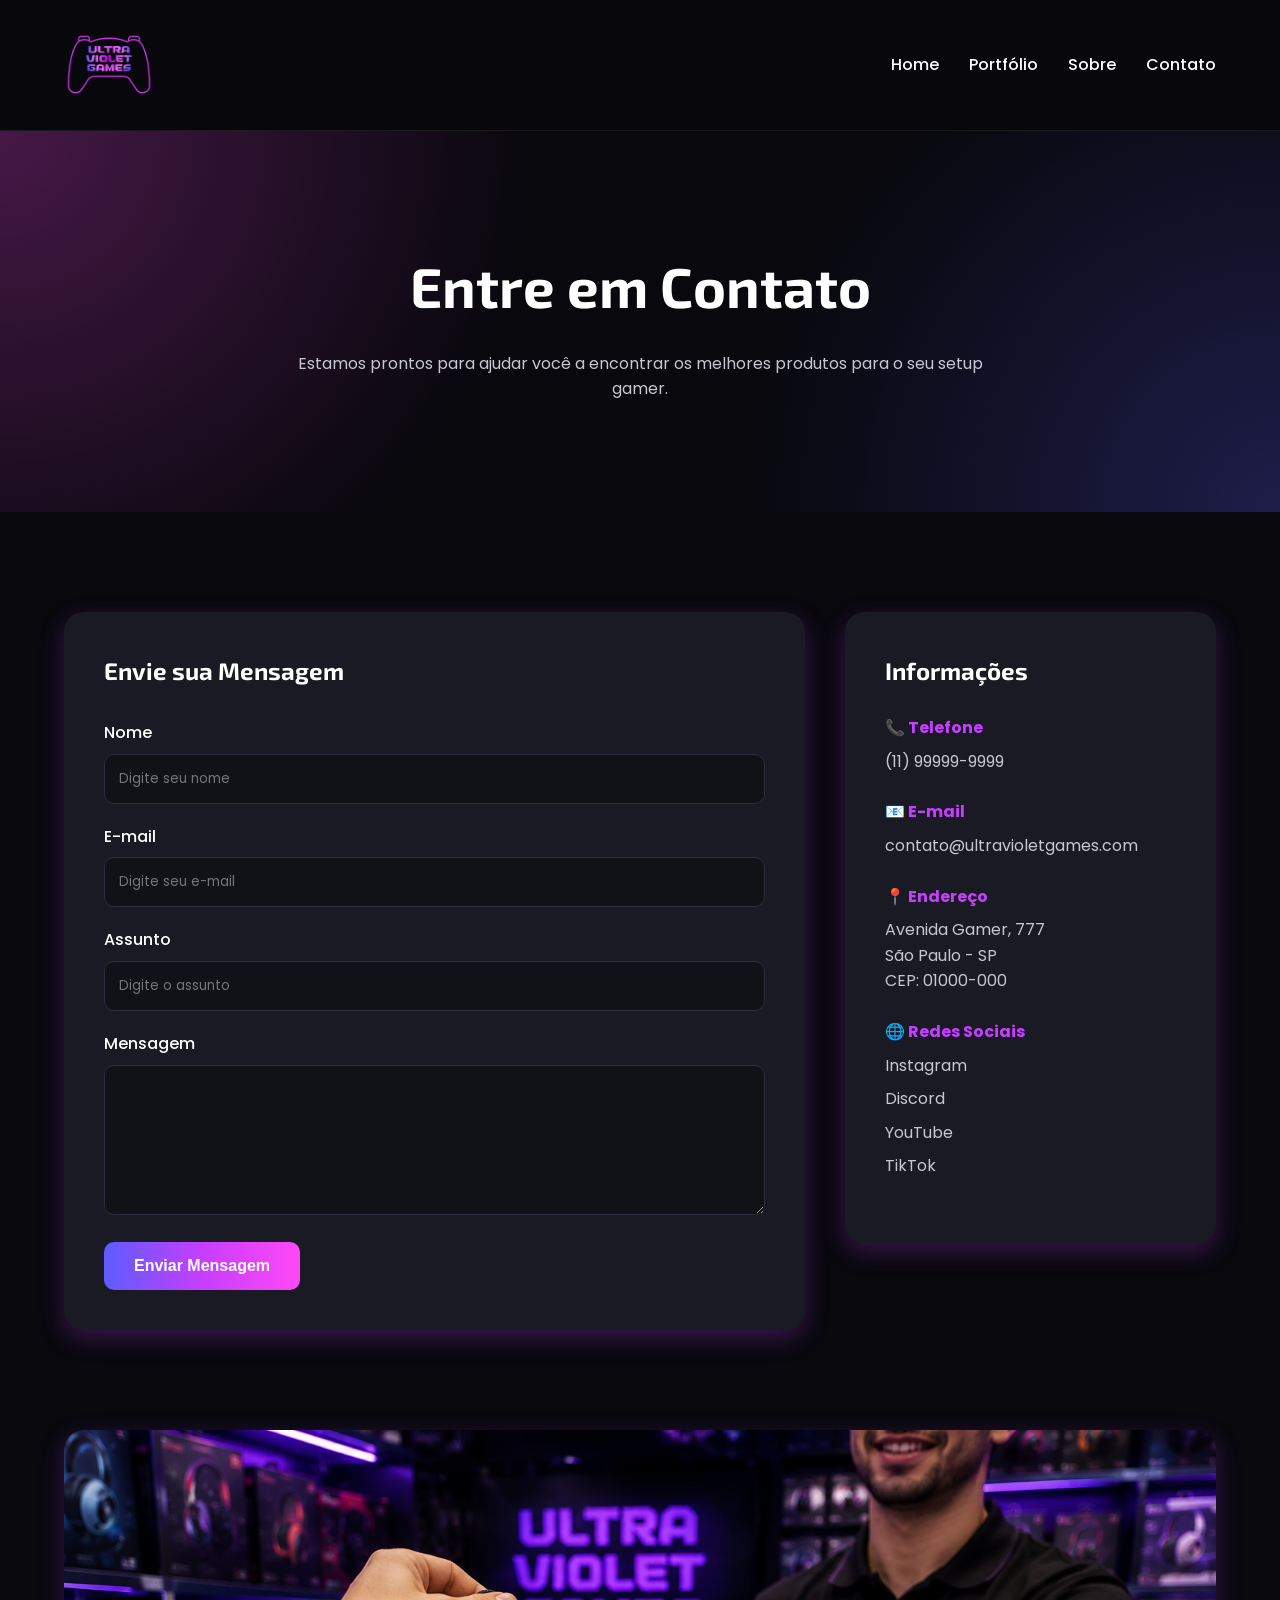
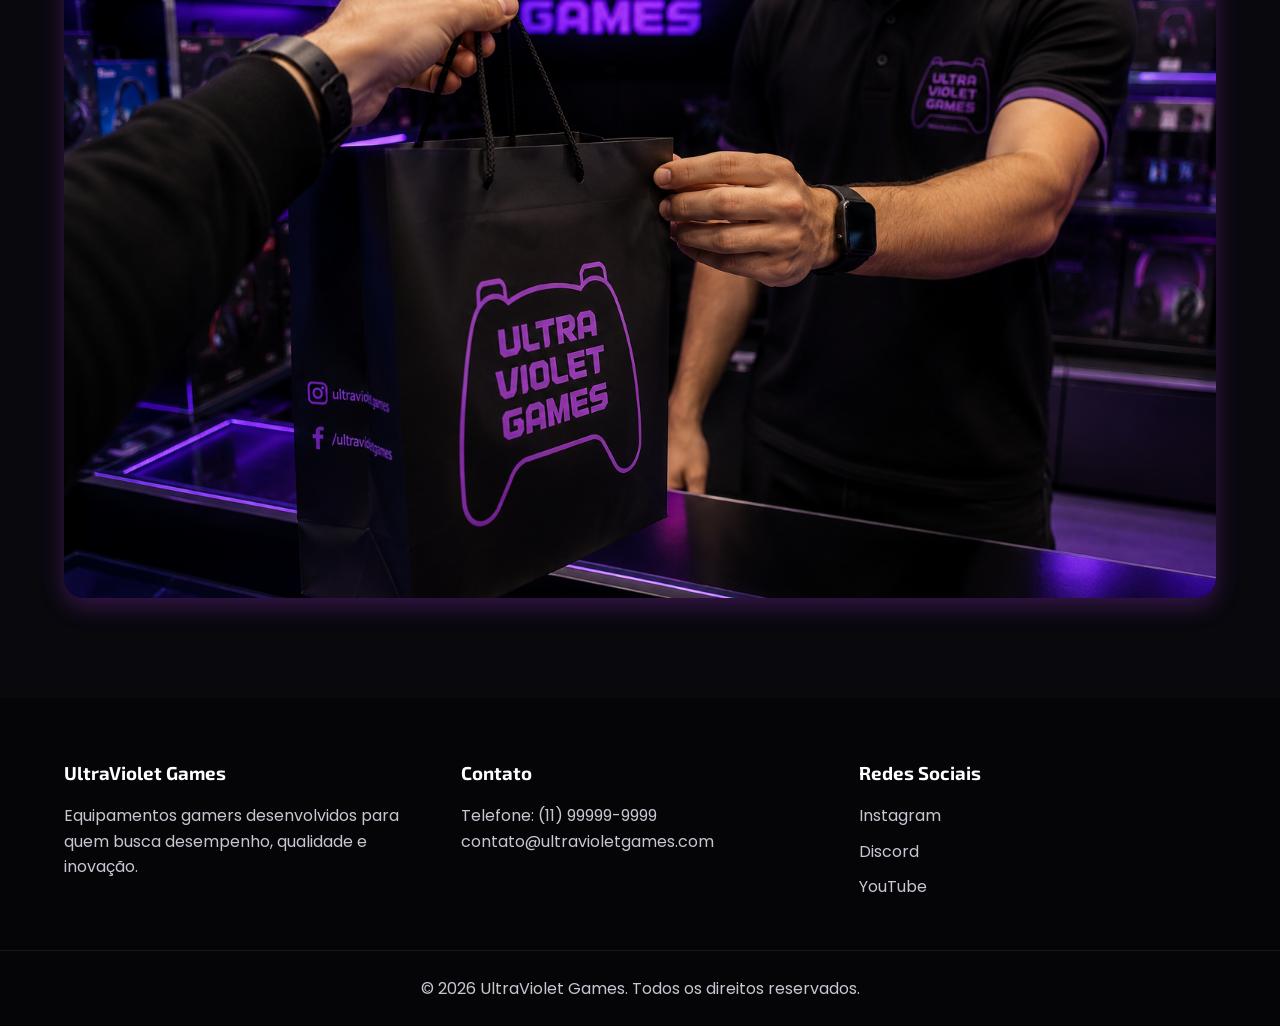
<file: pages/contato.html>
<!DOCTYPE html>
<html lang="pt-BR">
<head>
    <meta charset="UTF-8">
    <meta name="viewport" content="width=device-width, initial-scale=1.0">

    <title>Contato | UltraViolet Games</title>

    <link rel="stylesheet" href="../src/css/contato.css">

    <!-- Fontes -->
    <link rel="preconnect" href="https://fonts.googleapis.com">
    <link rel="preconnect" href="https://fonts.gstatic.com" crossorigin>

    <link href="https://fonts.googleapis.com/css2?family=Exo+2:wght@400;600;700&family=Poppins:wght@300;400;500;600&display=swap" rel="stylesheet">
</head>
<body>

    <header>

        <div class="container">

            <!-- Logo -->
            <a href="../index.html">
                <img src="../src/assets/IMG_logo.png" alt="Logo UltraViolet Games">
            </a>

            <!-- Navegação principal -->
            <nav>
                <ul>
                    <li><a href="../index.html">Home</a></li>
                    <li><a href="portfolio.html">Portfólio</a></li>
                    <li><a href="sobre.html">Sobre</a></li>
                    <li><a href="contato.html">Contato</a></li>
                </ul>
            </nav>

        </div>

    </header>

    <main>


        <section class="banner-interno">

            <div class="container">

                <h1>Entre em Contato</h1>

                <p>
                    Estamos prontos para ajudar você a encontrar os melhores
                    produtos para o seu setup gamer.
                </p>

            </div>

        </section>

        <!-- Área de contato  -->
        <section class="contato">

            <div class="container">

                <div class="contato-grid">

                    <!-- formulário de contato -->
                    <section class="formulario">

                        <h2>Envie sua Mensagem</h2>

                        <form action="#" method="post">

                            <div class="campo">
                                <label for="nome">Nome</label>

                                <input
                                    type="text"
                                    id="nome"
                                    name="nome"
                                    placeholder="Digite seu nome"
                                    required>
                            </div>

                            <div class="campo">
                                <label for="email">E-mail</label>

                                <input
                                    type="email"
                                    id="email"
                                    name="email"
                                    placeholder="Digite seu e-mail"
                                    required>
                            </div>

                            <div class="campo">
                                <label for="assunto">Assunto</label>

                                <input
                                    type="text"
                                    id="assunto"
                                    name="assunto"
                                    placeholder="Digite o assunto"
                                    required>
                            </div>

                            <div class="campo">
                                <label for="mensagem">Mensagem</label>

                                <textarea
                                    id="mensagem"
                                    name="mensagem"
                                    rows="6"
                                    placeholder="Escreva sua mensagem..."
                                    required>
                                </textarea>
                            </div>

                            <button type="submit">
                                Enviar Mensagem
                            </button>

                        </form>

                    </section>

                    <!-- Informações de contato -->
                    <aside class="informacoes">

                        <h2>Informações</h2>

                        <div class="info-item">
                            <h3>📞 Telefone</h3>
                            <p>(11) 99999-9999</p>
                        </div>

                        <div class="info-item">
                            <h3>📧 E-mail</h3>
                            <p>contato@ultravioletgames.com</p>
                        </div>

                        <div class="info-item">
                            <h3>📍 Endereço</h3>
                            <p>
                                Avenida Gamer, 777<br>
                                São Paulo - SP<br>
                                CEP: 01000-000
                            </p>
                        </div>

                        <div class="info-item">
                            <h3>🌐 Redes Sociais</h3>

                            <ul>
                                <li><a href="#">Instagram</a></li>
                                <li><a href="#">Discord</a></li>
                                <li><a href="#">YouTube</a></li>
                                <li><a href="#">TikTok</a></li>
                            </ul>
                        </div>

                    </aside>

                </div>

            </div>

        </section>

        <!-- IMAGEM INSTITUCIONAL -->
        <section class="contato-imagem">

            <div class="container">

                <img
                    src="../src/assets/IMG_costumer.png"
                    alt="Cliente fazendo compras">

            </div>

        </section>

    </main>

    <!-- footer -->
    <footer>

        <div class="container">

            <section>
                <h3>UltraViolet Games</h3>

                <p>
                    Equipamentos gamers desenvolvidos para quem busca
                    desempenho, qualidade e inovação.
                </p>
            </section>

            <section>
                <h3>Contato</h3>

                <p>Telefone: (11) 99999-9999</p>
                <p>contato@ultravioletgames.com</p>
            </section>

            <section>
                <h3>Redes Sociais</h3>

                <ul>
                    <li><a href="#">Instagram</a></li>
                    <li><a href="#">Discord</a></li>
                    <li><a href="#">YouTube</a></li>
                </ul>
            </section>

        </div>

        <div>
            <p>
                © 2026 UltraViolet Games. Todos os direitos reservados.
            </p>
        </div>

    </footer>
<script src="../src/js/script.js"></script>
</body>
</html>
</file>
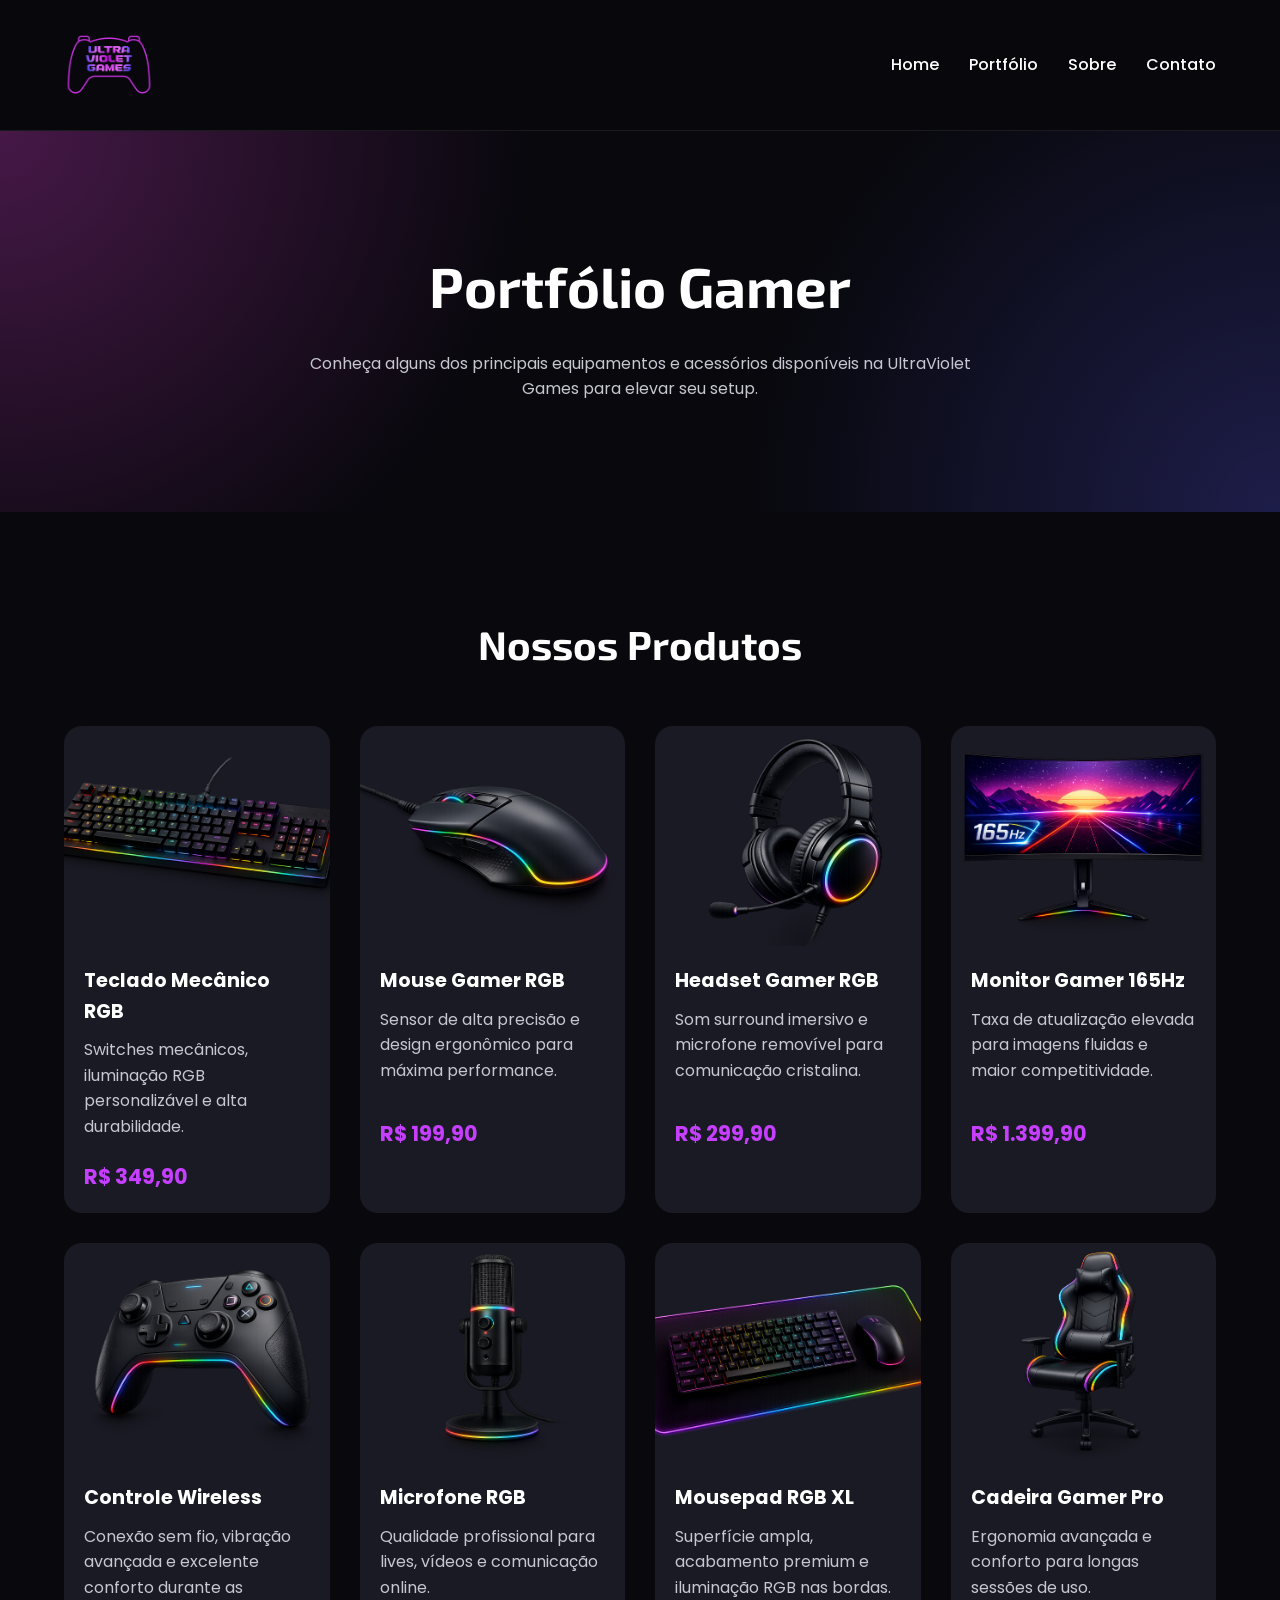
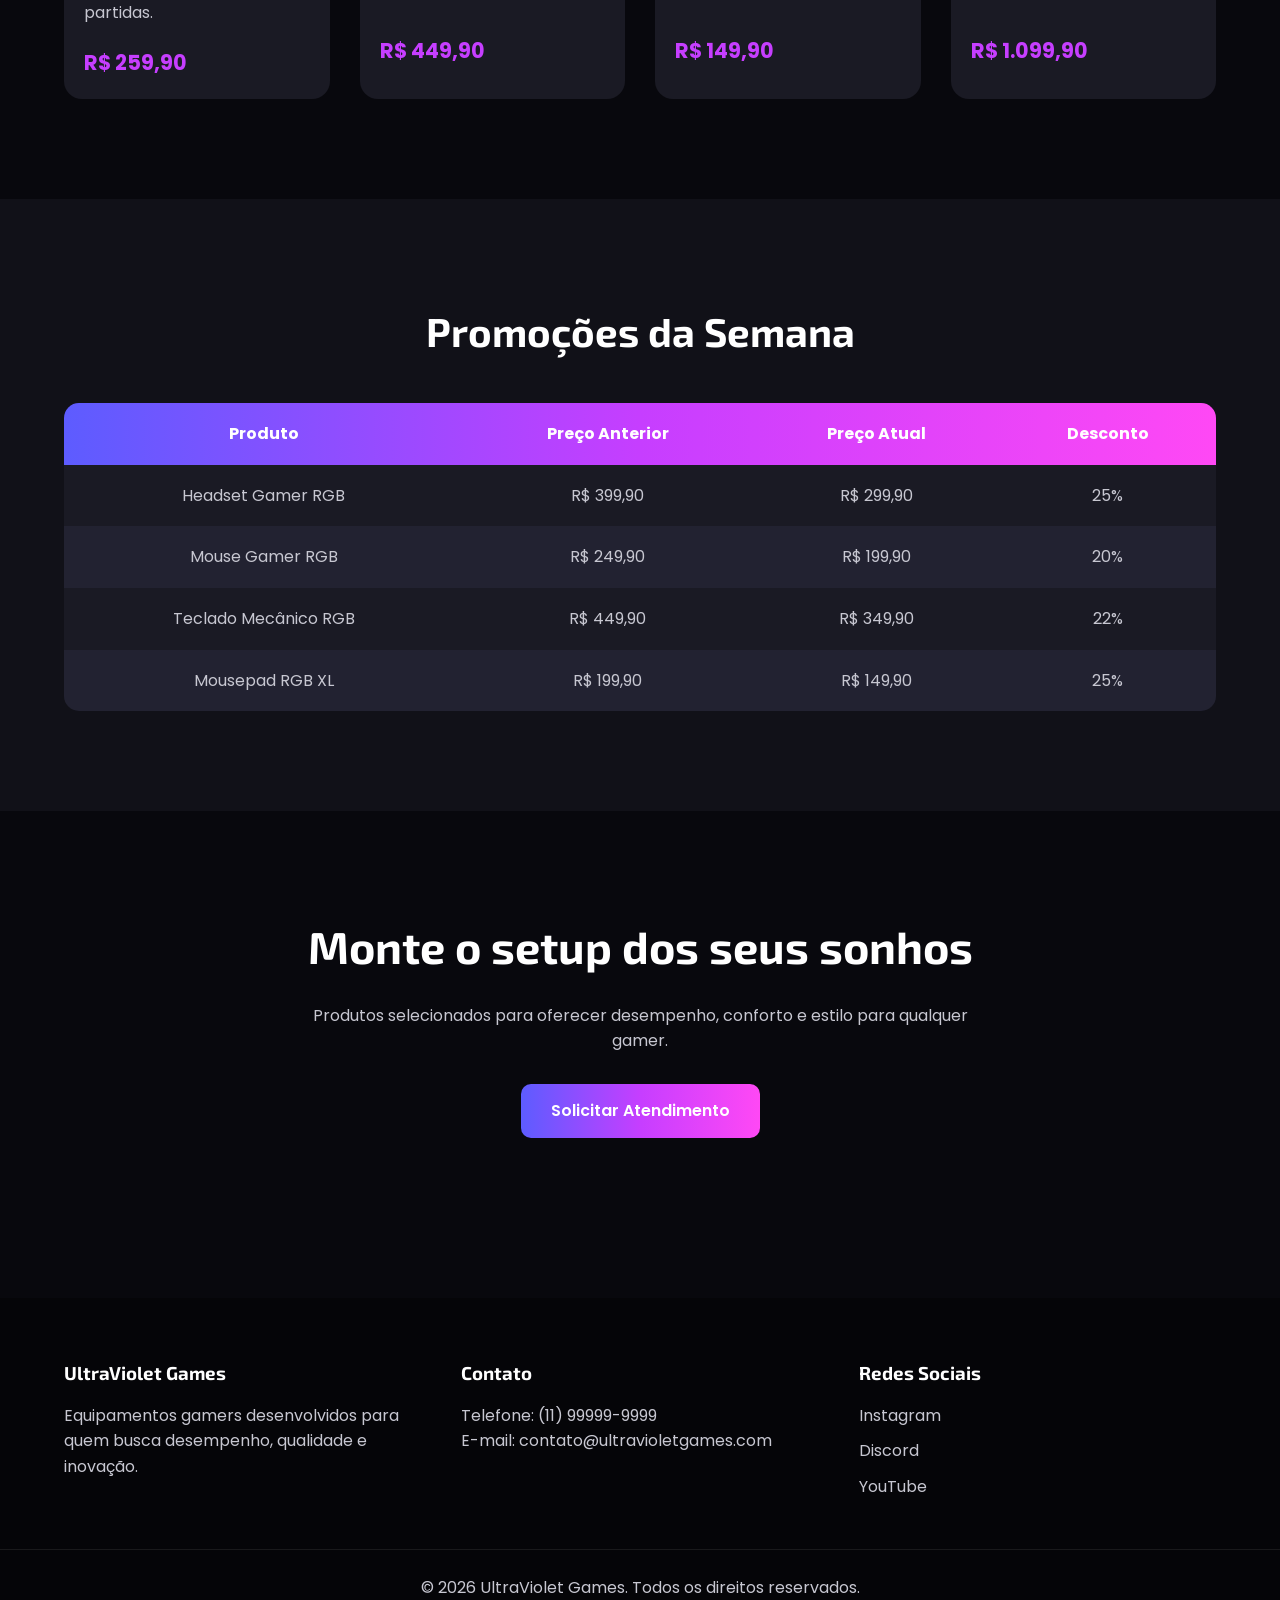
<file: pages/portfolio.html>
<!DOCTYPE html>
<html lang="pt-BR">
<head>
    <meta charset="UTF-8">
    <meta name="viewport" content="width=device-width, initial-scale=1.0">

    <title>Portfólio | UltraViolet Games</title>
    <link rel="stylesheet" href="../src/css/portfolio.css">
    <!-- Fontes  -->
    <link rel="preconnect" href="https://fonts.googleapis.com">
    <link rel="preconnect" href="https://fonts.gstatic.com" crossorigin>

    <link href="https://fonts.googleapis.com/css2?family=Exo+2:wght@400;600;700&family=Poppins:wght@300;400;500;600&display=swap" rel="stylesheet">
</head>
<body>
    <header>

        <div class="container">

            <a href="../index.html">
                <img src="../src/assets/IMG_logo.png" alt="Logo UltraViolet Games">
            </a>

            <nav>
                <ul>
                    <li><a href="../index.html">Home</a></li>
                    <li><a href="portfolio.html">Portfólio</a></li>
                    <li><a href="sobre.html">Sobre</a></li>
                    <li><a href="contato.html">Contato</a></li>
                </ul>
            </nav>

        </div>

    </header>

    <main>

        <!-- Banner portfolio -->
        <section class="banner-interno">

            <div class="container">

                <h1>Portfólio Gamer</h1>

                <p>
                    Conheça alguns dos principais equipamentos e acessórios
                    disponíveis na UltraViolet Games para elevar seu setup.
                </p>

            </div>

        </section>

        <!-- Catálogo -->
        <section class="produtos">

            <div class="container">

                <h2>Nossos Produtos</h2>

                <div class="grid-produtos">

                    <!-- Produto 1 -->
                    <article class="card-produto">
                        <img src="../src/assets/IMG_teclado.png" alt="Teclado Mecânico RGB">
                        <h3>Teclado Mecânico RGB</h3>
                        <p>
                            Switches mecânicos, iluminação RGB personalizável
                            e alta durabilidade.
                        </p>
                        <span>R$ 349,90</span>
                    </article>

                    <!-- Produto 2 -->
                    <article class="card-produto">
                        <img src="../src/assets/IMG_mouse.png" alt="Mouse Gamer RGB">
                        <h3>Mouse Gamer RGB</h3>
                        <p>
                            Sensor de alta precisão e design ergonômico
                            para máxima performance.
                        </p>
                        <span>R$ 199,90</span>
                    </article>

                    <!-- Produto 3 -->
                    <article class="card-produto">
                        <img src="../src/assets/IMG_headset.png" alt="Headset Gamer RGB">
                        <h3>Headset Gamer RGB</h3>
                        <p>
                            Som surround imersivo e microfone removível
                            para comunicação cristalina.
                        </p>
                        <span>R$ 299,90</span>
                    </article>

                    <!-- Produto 4 -->
                    <article class="card-produto">
                        <img src="../src/assets/IMG_monitor.png" alt="Monitor Gamer">
                        <h3>Monitor Gamer 165Hz</h3>
                        <p>
                            Taxa de atualização elevada para imagens fluidas
                            e maior competitividade.
                        </p>
                        <span>R$ 1.399,90</span>
                    </article>

                    <!-- Produto 5 -->
                    <article class="card-produto">
                        <img src="../src/assets/IMG_controle.png" alt="Controle Gamer">
                        <h3>Controle Wireless</h3>
                        <p>
                            Conexão sem fio, vibração avançada e excelente
                            conforto durante as partidas.
                        </p>
                        <span>R$ 259,90</span>
                    </article>

                    <!-- Produto 6 -->
                    <article class="card-produto">
                        <img src="../src/assets/IMG_microfone.png" alt="Microfone RGB">
                        <h3>Microfone RGB</h3>
                        <p>
                            Qualidade profissional para lives, vídeos
                            e comunicação online.
                        </p>
                        <span>R$ 449,90</span>
                    </article>

                    <!-- Produto 7 -->
                    <article class="card-produto">
                        <img src="../src/assets/IMG_mousepad.png" alt="Mousepad RGB">
                        <h3>Mousepad RGB XL</h3>
                        <p>
                            Superfície ampla, acabamento premium e iluminação
                            RGB nas bordas.
                        </p>
                        <span>R$ 149,90</span>
                    </article>

                    <!-- Produto 8 -->
                    <article class="card-produto">
                        <img src="../src/assets/IMG_cadeira-gamer.png" alt="Cadeira Gamer">
                        <h3>Cadeira Gamer Pro</h3>
                        <p>
                            Ergonomia avançada e conforto para longas sessões
                            de uso.
                        </p>
                        <span>R$ 1.099,90</span>
                    </article>

                </div>

            </div>

        </section>

        <!-- Tabela de promoções -->
        <section class="promocoes">

            <div class="container">

                <h2>Promoções da Semana</h2>

                <table>

                    <thead>
                        <tr>
                            <th>Produto</th>
                            <th>Preço Anterior</th>
                            <th>Preço Atual</th>
                            <th>Desconto</th>
                        </tr>
                    </thead>

                    <tbody>

                        <tr>
                            <td>Headset Gamer RGB</td>
                            <td>R$ 399,90</td>
                            <td>R$ 299,90</td>
                            <td>25%</td>
                        </tr>

                        <tr>
                            <td>Mouse Gamer RGB</td>
                            <td>R$ 249,90</td>
                            <td>R$ 199,90</td>
                            <td>20%</td>
                        </tr>

                        <tr>
                            <td>Teclado Mecânico RGB</td>
                            <td>R$ 449,90</td>
                            <td>R$ 349,90</td>
                            <td>22%</td>
                        </tr>

                        <tr>
                            <td>Mousepad RGB XL</td>
                            <td>R$ 199,90</td>
                            <td>R$ 149,90</td>
                            <td>25%</td>
                        </tr>

                    </tbody>

                </table>

            </div>

        </section>

        <!-- CTA -->
        <section class="cta">

            <div class="container">

                <h2>Monte o setup dos seus sonhos</h2>

                <p>
                    Produtos selecionados para oferecer desempenho,
                    conforto e estilo para qualquer gamer.
                </p>

                <a href="contato.html">
                    Solicitar Atendimento
                </a>

            </div>

        </section>

    </main>

    <!-- footer -->
    <footer>

        <div class="container">

            <!-- Sobre a empresa -->
            <section>
                <h3>UltraViolet Games</h3>

                <p>
                    Equipamentos gamers desenvolvidos para quem busca
                    desempenho, qualidade e inovação.
                </p>
            </section>

            <!-- Contato -->
            <section>
                <h3>Contato</h3>

                <p>Telefone: (11) 99999-9999</p>
                <p>E-mail: contato@ultravioletgames.com</p>
            </section>

            <!-- Redes sociais -->
            <section>
                <h3>Redes Sociais</h3>

                <ul>
                    <li><a href="#">Instagram</a></li>
                    <li><a href="#">Discord</a></li>
                    <li><a href="#">YouTube</a></li>
                </ul>
            </section>

        </div>

        <!-- Direitos autorais -->
        <div>
            <p>
                © 2026 UltraViolet Games. Todos os direitos reservados.
            </p>
        </div>

    </footer>
<script src="../src/js/script.js"></script>
</body>
</html>
</file>
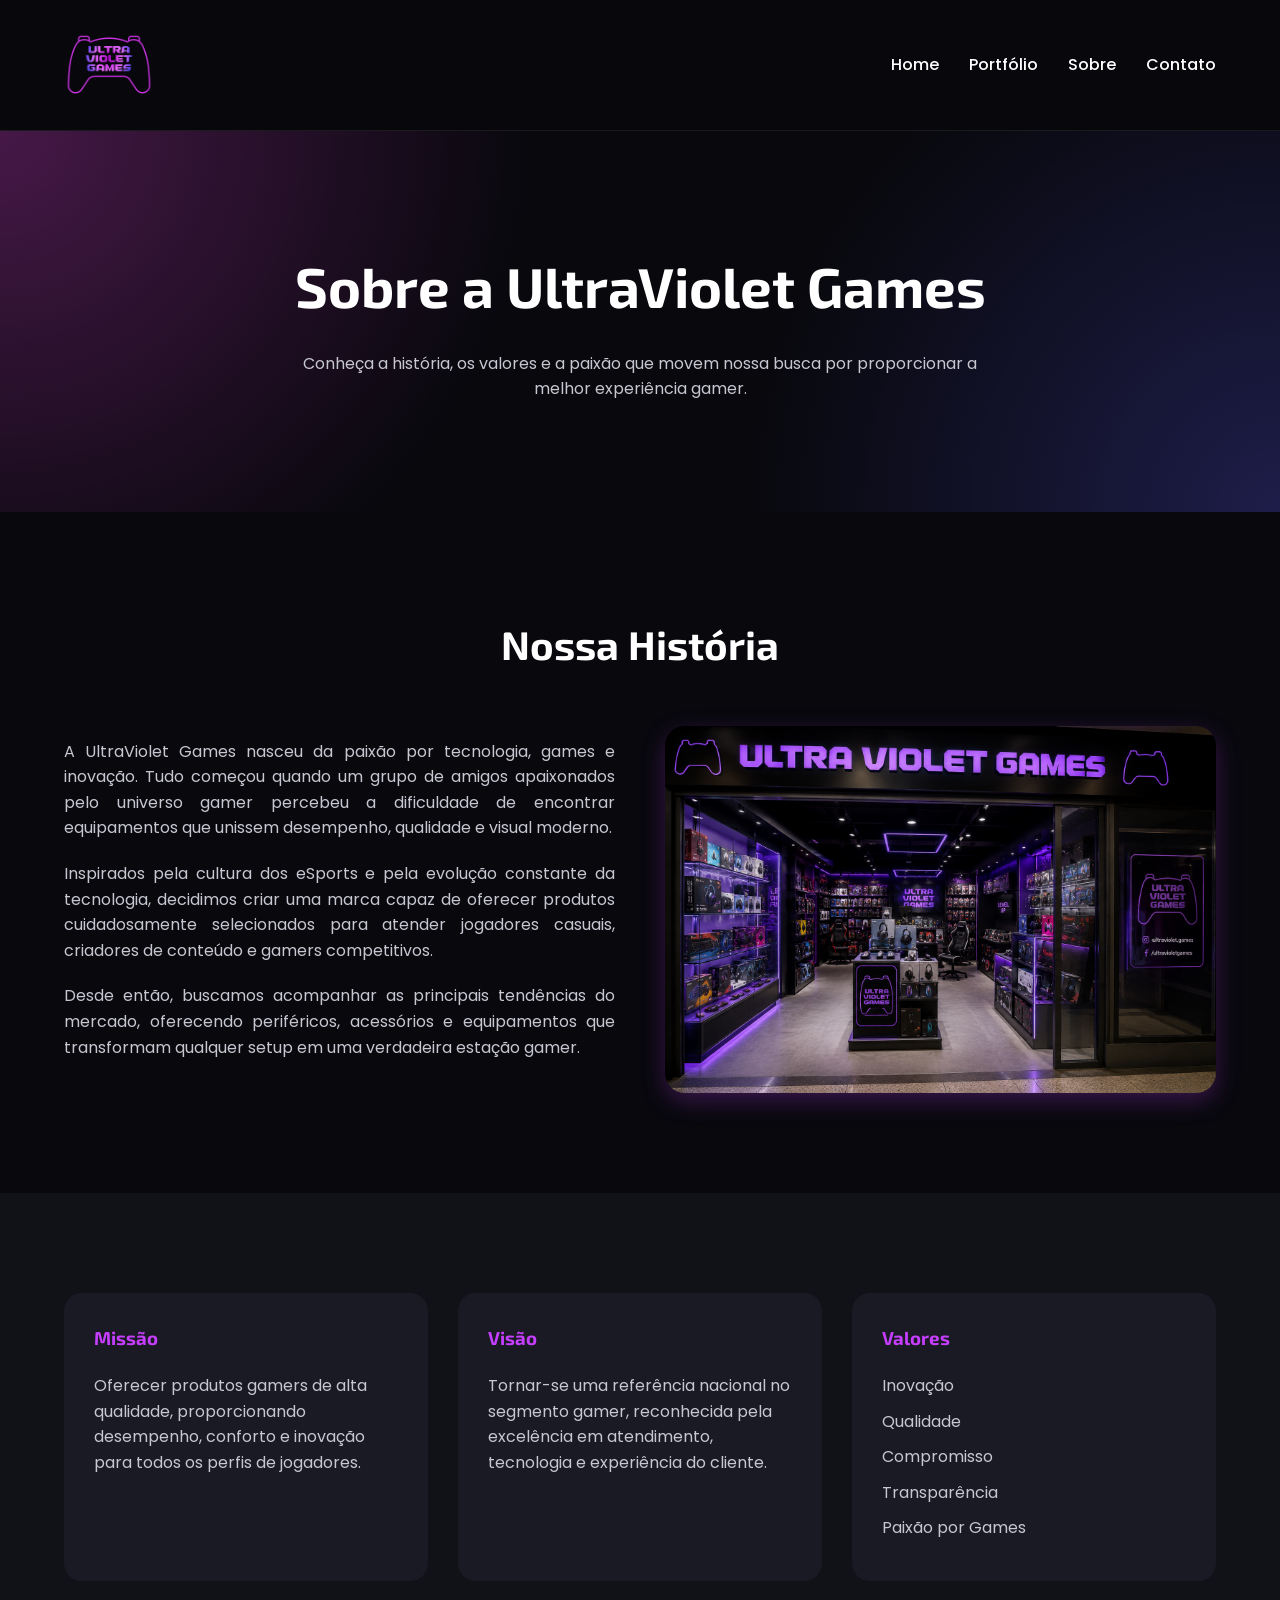
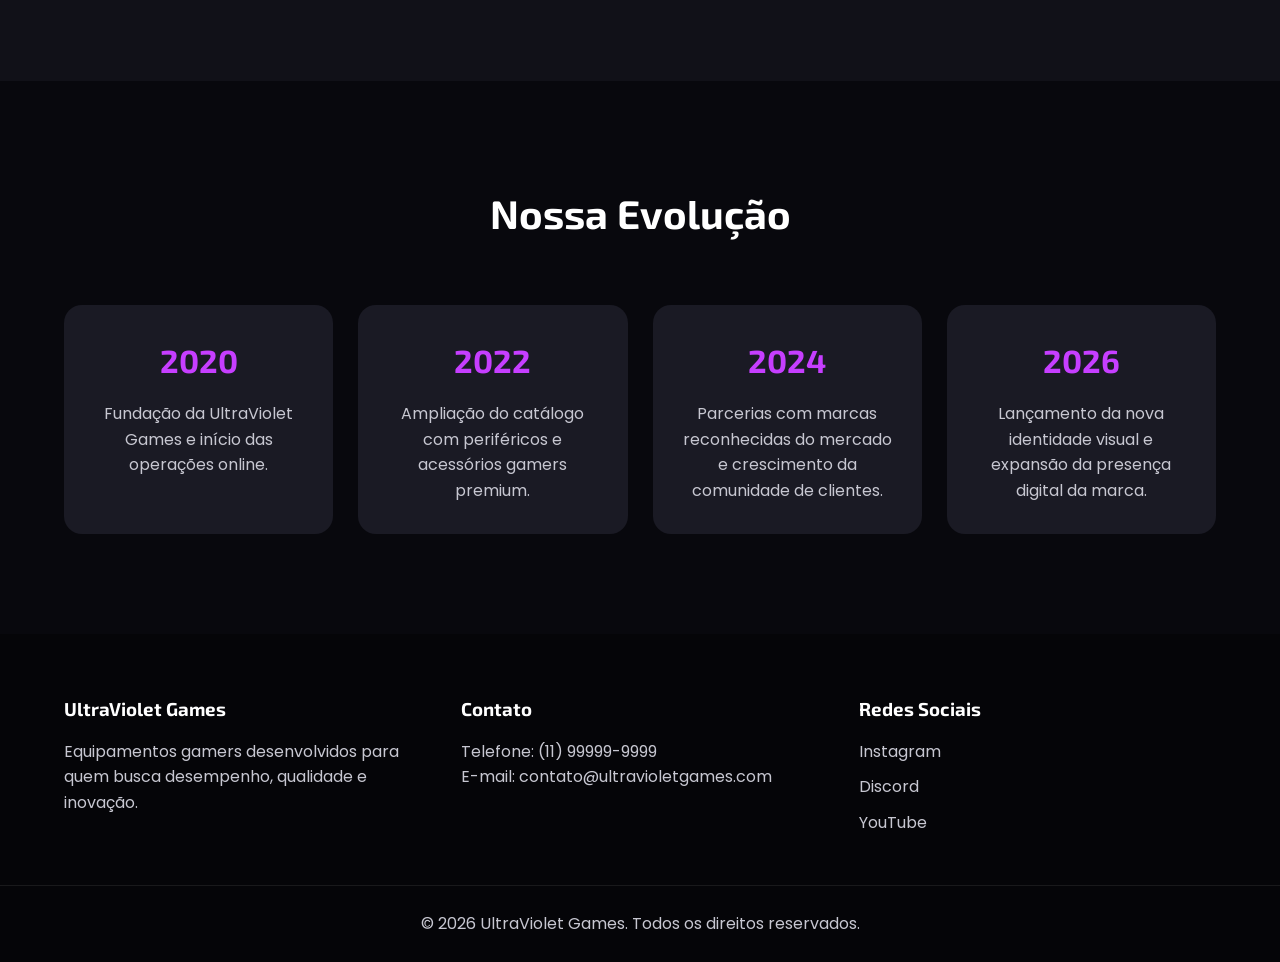
<file: pages/sobre.html>
<!DOCTYPE html>
<html lang="pt-BR">
<head>
    <meta charset="UTF-8">
    <meta name="viewport" content="width=device-width, initial-scale=1.0">
    <title>Sobre | UltraViolet Games</title>
    <link rel="stylesheet" href="../src/css/sobre.css">
    <!-- Fontes -->
    <link rel="preconnect" href="https://fonts.googleapis.com">
    <link rel="preconnect" href="https://fonts.gstatic.com" crossorigin>

    <link href="https://fonts.googleapis.com/css2?family=Exo+2:wght@400;600;700&family=Poppins:wght@300;400;500;600&display=swap" rel="stylesheet">
</head>
<body>

    <header>

        <div class="container">
            <a href="../index.html">
                <img src="../src/assets/IMG_logo.png" alt="Logo UltraViolet Games">
            </a>
            <nav>
                <ul>
                    <li><a href="../index.html">Home</a></li>
                    <li><a href="portfolio.html">Portfólio</a></li>
                    <li><a href="sobre.html">Sobre</a></li>
                    <li><a href="contato.html">Contato</a></li>
                </ul>
            </nav>

        </div>

    </header>

    <main>

        <!-- Banner interno -->
        <section class="banner-interno">

            <div class="container">

                <h1>Sobre a UltraViolet Games</h1>

                <p>
                    Conheça a história, os valores e a paixão que movem nossa
                    busca por proporcionar a melhor experiência gamer.
                </p>

            </div>

        </section>

        <!-- História da empresa -->
        <section class="historia">

            <div class="container">

                <h2>Nossa História</h2>

                <div class="historia-conteudo">

                    <div class="texto-historia">

                        <p>
                            A UltraViolet Games nasceu da paixão por tecnologia,
                            games e inovação. Tudo começou quando um grupo de
                            amigos apaixonados pelo universo gamer percebeu a
                            dificuldade de encontrar equipamentos que unissem
                            desempenho, qualidade e visual moderno.
                        </p>

                        <p>
                            Inspirados pela cultura dos eSports e pela evolução
                            constante da tecnologia, decidimos criar uma marca
                            capaz de oferecer produtos cuidadosamente
                            selecionados para atender jogadores casuais,
                            criadores de conteúdo e gamers competitivos.
                        </p>

                        <p>
                            Desde então, buscamos acompanhar as principais
                            tendências do mercado, oferecendo periféricos,
                            acessórios e equipamentos que transformam qualquer
                            setup em uma verdadeira estação gamer.
                        </p>

                    </div>

                    <!-- Imagem ilustrativa -->
                    <div class="imagem-historia">
                        <img src="../src/assets/IMG_loja.png" alt="Loja física">
                    </div>

                </div>

            </div>

        </section>

        <!-- Missão, visão e valores -->
        <section class="institucional">

            <div class="container">

                <div class="cards-institucionais">

                    <article class="card-institucional">

                        <h3>Missão</h3>

                        <p>
                            Oferecer produtos gamers de alta qualidade,
                            proporcionando desempenho, conforto e inovação para
                            todos os perfis de jogadores.
                        </p>

                    </article>

                    <article class="card-institucional">

                        <h3>Visão</h3>

                        <p>
                            Tornar-se uma referência nacional no segmento gamer,
                            reconhecida pela excelência em atendimento,
                            tecnologia e experiência do cliente.
                        </p>

                    </article>

                    <article class="card-institucional">

                        <h3>Valores</h3>

                        <ul>
                            <li>Inovação</li>
                            <li>Qualidade</li>
                            <li>Compromisso</li>
                            <li>Transparência</li>
                            <li>Paixão por Games</li>
                        </ul>

                    </article>

                </div>

            </div>

        </section>

        <!-- Linha do tempo -->
        <section class="linha-tempo">

            <div class="container">

                <h2>Nossa Evolução</h2>

                <div class="timeline">

                    <article class="evento">
                        <h3>2020</h3>
                        <p>
                            Fundação da UltraViolet Games e início das
                            operações online.
                        </p>
                    </article>

                    <article class="evento">
                        <h3>2022</h3>
                        <p>
                            Ampliação do catálogo com periféricos e acessórios
                            gamers premium.
                        </p>
                    </article>

                    <article class="evento">
                        <h3>2024</h3>
                        <p>
                            Parcerias com marcas reconhecidas do mercado e
                            crescimento da comunidade de clientes.
                        </p>
                    </article>

                    <article class="evento">
                        <h3>2026</h3>
                        <p>
                            Lançamento da nova identidade visual e expansão da
                            presença digital da marca.
                        </p>
                    </article>

                </div>

            </div>

        </section>

       

    </main>

    <!-- footer -->
    <footer>

        <div class="container">

            <section>
                <h3>UltraViolet Games</h3>

                <p>
                    Equipamentos gamers desenvolvidos para quem busca
                    desempenho, qualidade e inovação.
                </p>
            </section>

            <section>
                <h3>Contato</h3>

                <p>Telefone: (11) 99999-9999</p>
                <p>E-mail: contato@ultravioletgames.com</p>
            </section>

            <section>
                <h3>Redes Sociais</h3>

                <ul>
                    <li><a href="#">Instagram</a></li>
                    <li><a href="#">Discord</a></li>
                    <li><a href="#">YouTube</a></li>
                </ul>
            </section>

        </div>

        <div>
            <p>
                © 2026 UltraViolet Games. Todos os direitos reservados.
            </p>
        </div>

    </footer>
<script src="../src/js/script.js"></script>
</body>
</html>
</file>
<file: src/css/contato.css>
*{
    margin: 0;
    padding: 0;
    box-sizing: border-box;
}

html{
    scroll-behavior: smooth;
}

body{
    font-family: 'Poppins', sans-serif;
    background-color: #08080D;
    color: #FFFFFF;
    line-height: 1.6;
}

img{
    max-width: 100%;
    display: block;
}

a{
    text-decoration: none;
}

ul{
    list-style: none;
}


/* Variáveis do projeto */

:root{

    --roxo-principal: #C63EFF;
    --roxo-secundario: #8F2BFF;
    --azul-neon: #5D5CFF;
    --rosa-neon: #FF48F5;

    --fundo-principal: #08080D;
    --fundo-secundario: #111118;
    --fundo-card: #1A1A24;

    --texto-principal: #FFFFFF;
    --texto-secundario: #C7C7D1;

    --gradiente:
    linear-gradient(
        90deg,
        #5D5CFF,
        #C63EFF,
        #FF48F5
    );

    --sombra:
    0 8px 25px rgba(198, 62, 255, 0.25);

    --largura-maxima: 1200px;
}


.container{
    width: 90%;
    max-width: var(--largura-maxima);
    margin: 0 auto;
}


header{
    background-color: rgba(8, 8, 13, 0.95);

    border-bottom: 1px solid rgba(255,255,255,0.08);

    position: sticky;
    top: 0;

    z-index: 100;
}

header .container{
    display: flex;
    justify-content: space-between;
    align-items: center;

    padding: 20px 0;
}

header img{
    width: 90px;
}


nav ul{
    display: flex;
    gap: 30px;
}

nav a{
    color: var(--texto-principal);

    font-weight: 500;

    transition: 0.3s;
}

nav a:hover{
    color: var(--roxo-principal);
}



.banner-interno{
    text-align: center;

    padding: 110px 20px;

    background:
    radial-gradient(
        circle at top left,
        rgba(255,72,245,0.25),
        transparent 40%
    ),
    radial-gradient(
        circle at bottom right,
        rgba(93,92,255,0.25),
        transparent 40%
    ),
    #08080D;
}

.banner-interno h1{
    font-family: 'Exo 2', sans-serif;

    font-size: 3.5rem;

    margin-bottom: 20px;
}

.banner-interno p{
    max-width: 700px;

    margin: 0 auto;

    color: var(--texto-secundario);
}


/* Seção de contato */

.contato{
    padding: 100px 0;
}


/* Layout principal */

.contato-grid{
    display: grid;

    grid-template-columns: 2fr 1fr;

    gap: 40px;
}


/* formulário */

.formulario{
    background-color: var(--fundo-card);

    padding: 40px;

    border-radius: 20px;

    box-shadow: var(--sombra);
}

.formulario h2{
    font-family: 'Exo 2', sans-serif;

    margin-bottom: 30px;
}



.campo{
    margin-bottom: 20px;
}

.campo label{
    display: block;

    margin-bottom: 8px;

    font-weight: 500;
}



.campo input,
.campo textarea{
    width: 100%;

    padding: 14px;

    border: 1px solid #2D2D3D;

    border-radius: 10px;

    background-color: #111118;

    color: white;

    font-family: inherit;

    transition: 0.3s;
}


/* Efeito ao clicar */

.campo input:focus,
.campo textarea:focus{
    outline: none;

    border-color: var(--roxo-principal);

    box-shadow: 0 0 10px rgba(198, 62, 255, 0.3);
}

.campo textarea{
    resize: vertical;
}


/* Botão enviar */

button{
    background: var(--gradiente);

    color: white;

    border: none;

    padding: 15px 30px;

    border-radius: 10px;

    font-size: 1rem;
    font-weight: 600;

    cursor: pointer;

    transition: 0.3s;
}

button:hover{
    transform: translateY(-3px);

    box-shadow: var(--sombra);
}


/* info de contato */

.informacoes{
    background-color: var(--fundo-card);

    padding: 40px;

    border-radius: 20px;

    height: fit-content;

    box-shadow: var(--sombra);
}

.informacoes h2{
    font-family: 'Exo 2', sans-serif;

    margin-bottom: 25px;
}



.info-item{
    margin-bottom: 25px;
}

.info-item h3{
    color: var(--roxo-principal);

    margin-bottom: 8px;

    font-size: 1rem;
}

.info-item p{
    color: var(--texto-secundario);
}



.info-item ul li{
    margin-bottom: 8px;
}

.info-item a{
    color: var(--texto-secundario);

    transition: 0.3s;
}

.info-item a:hover{
    color: var(--roxo-principal);
}



.contato-imagem{
    padding-bottom: 100px;
}

.contato-imagem img{
    width: 100%;

    border-radius: 20px;

    box-shadow: var(--sombra);
}


/* footer  */

footer{
    background-color: #050508;

    padding-top: 60px;
}

footer .container{
    display: grid;

    grid-template-columns:
    repeat(auto-fit, minmax(250px, 1fr));

    gap: 40px;
}

footer h3{
    margin-bottom: 15px;

    font-family: 'Exo 2', sans-serif;
}

footer p,
footer a{
    color: var(--texto-secundario);
}

footer ul li{
    margin-bottom: 10px;
}

footer a:hover{
    color: var(--roxo-principal);
}



footer > div:last-child{
    text-align: center;

    padding: 25px;

    margin-top: 40px;

    border-top: 1px solid rgba(255,255,255,0.08);
}


/* Responsividade tablets */

@media (max-width: 900px){

    .contato-grid{
        grid-template-columns: 1fr;
    }

    .banner-interno h1{
        font-size: 2.8rem;
    }

}

/* Responsividade celulares*/

@media (max-width: 600px){

    /* Header */

    header .container{
        flex-direction: column;

        gap: 20px;
    }

    nav ul{
        flex-wrap: wrap;

        justify-content: center;

        gap: 15px;
    }

    /* Banner */

    .banner-interno{
        padding: 80px 20px;
    }

    .banner-interno h1{
        font-size: 2.2rem;
    }

    /* Formulário e informações */

    .formulario,
    .informacoes{
        padding: 25px;
    }

    button{
        width: 100%;
    }

}
</file>
<file: src/css/portfolio.css>
*{
    margin: 0;
    padding: 0;
    box-sizing: border-box;
}

html{
    scroll-behavior: smooth;
}

body{
    font-family: 'Poppins', sans-serif;
    background-color: #08080D;
    color: #FFFFFF;
    line-height: 1.6;
}

img{
    max-width: 100%;
    display: block;
}

a{
    text-decoration: none;
}

ul{
    list-style: none;
}


/* Variáveis do projeto */

:root{

    /* Cores principais */
    --roxo-principal: #C63EFF;
    --roxo-secundario: #8F2BFF;
    --azul-neon: #5D5CFF;
    --rosa-neon: #FF48F5;

    /* Fundos */
    --fundo-principal: #08080D;
    --fundo-secundario: #111118;
    --fundo-card: #1A1A24;

    /* Textos */
    --texto-principal: #FFFFFF;
    --texto-secundario: #C7C7D1;

    /* Gradiente principal */
    --gradiente:
    linear-gradient(
        90deg,
        #5D5CFF,
        #C63EFF,
        #FF48F5
    );

    /* Sombra padrão */
    --sombra:
    0 8px 25px rgba(198, 62, 255, 0.25);

    /* Largura máxima */
    --largura-maxima: 1200px;
}

.container{
    width: 90%;
    max-width: var(--largura-maxima);
    margin: 0 auto;
}

header{
    background-color: rgba(8, 8, 13, 0.95);

    border-bottom: 1px solid rgba(255,255,255,0.08);

    position: sticky;
    top: 0;

    z-index: 100;
}

header .container{
    display: flex;
    justify-content: space-between;
    align-items: center;

    padding: 20px 0;
}

header img{
    width: 90px;
}


nav ul{
    display: flex;
    gap: 30px;
}

nav a{
    color: var(--texto-principal);
    font-weight: 500;

    transition: 0.3s;
}

nav a:hover{
    color: var(--roxo-principal);
}

/* Banner interno */

.banner-interno{
    text-align: center;

    padding: 110px 20px;

    background:
    radial-gradient(
        circle at top left,
        rgba(255,72,245,0.25),
        transparent 40%
    ),
    radial-gradient(
        circle at bottom right,
        rgba(93,92,255,0.25),
        transparent 40%
    ),
    #08080D;
}

.banner-interno h1{
    font-family: 'Exo 2', sans-serif;

    font-size: 3.5rem;

    margin-bottom: 20px;
}

.banner-interno p{
    max-width: 700px;

    margin: 0 auto;

    color: var(--texto-secundario);
}

/* Catálogo de produtos */ 

.produtos{
    padding: 100px 0;
}

.produtos h2{
    text-align: center;

    font-family: 'Exo 2', sans-serif;

    font-size: 2.5rem;

    margin-bottom: 50px;
}


.grid-produtos{
    display: grid;

    grid-template-columns:
    repeat(auto-fit, minmax(260px, 1fr));

    gap: 30px;
}


/* Card de produto */

.card-produto{
    background-color: var(--fundo-card);

    border-radius: 18px;

    overflow: hidden;

    transition: 0.3s ease;
}

.card-produto:hover{
    transform: translateY(-8px);

    box-shadow: var(--sombra);
}


.card-produto img{
    width: 100%;
    height: 220px;

    object-fit: cover;
}


.card-produto h3{
    padding: 20px 20px 10px;

    font-size: 1.2rem;
}


.card-produto p{
    padding: 0 20px;

    color: var(--texto-secundario);

    min-height: 90px;
}


.card-produto span{
    display: block;

    margin: 20px;

    font-size: 1.3rem;
    font-weight: 700;

    color: var(--roxo-principal);
}


/* Tabela de promoções */

.promocoes{
    padding: 100px 0;

    background-color: var(--fundo-secundario);
}

.promocoes h2{
    text-align: center;

    font-family: 'Exo 2', sans-serif;

    font-size: 2.5rem;

    margin-bottom: 40px;
}


table{
    width: 100%;

    border-collapse: collapse;

    overflow: hidden;

    border-radius: 15px;
}


thead{
    background: var(--gradiente);
}

thead th{
    padding: 18px;

    text-align: center;
}


tbody tr{
    background-color: var(--fundo-card);

    transition: 0.3s;
}

tbody tr:nth-child(even){
    background-color: #222231;
}

tbody tr:hover{
    background-color: #2B2B3C;
}


td{
    padding: 18px;

    text-align: center;

    color: var(--texto-secundario);
}


/* CTA */

.cta{
    padding: 100px 20px;

    text-align: center;
}

.cta h2{
    font-family: 'Exo 2', sans-serif;

    font-size: 2.8rem;

    margin-bottom: 20px;
}

.cta p{
    max-width: 700px;

    margin: 0 auto 30px;

    color: var(--texto-secundario);
}


/* Botão CTA */

.cta a{
    display: inline-block;

    background: var(--gradiente);

    color: white;

    padding: 14px 30px;

    border-radius: 10px;

    font-weight: 600;

    transition: 0.3s;
}

.cta a:hover{
    transform: translateY(-3px);
}


/* footer */

footer{
    background-color: #050508;

    margin-top: 60px;

    padding-top: 60px;
}

footer .container{
    display: grid;

    grid-template-columns:
    repeat(auto-fit, minmax(250px, 1fr));

    gap: 40px;
}

footer h3{
    margin-bottom: 15px;

    font-family: 'Exo 2', sans-serif;
}

footer p,
footer a{
    color: var(--texto-secundario);
}

footer ul li{
    margin-bottom: 10px;
}

footer a:hover{
    color: var(--roxo-principal);
}


footer > div:last-child{
    text-align: center;

    padding: 25px;

    margin-top: 40px;

    border-top: 1px solid rgba(255,255,255,0.08);
}


/* Responsividade tablets */

@media (max-width: 900px){

    .banner-interno h1{
        font-size: 2.8rem;
    }

    .produtos h2,
    .promocoes h2{
        font-size: 2rem;
    }

}


/* Responsividade celulares  */

@media (max-width: 600px){

    /* Header */

    header .container{
        flex-direction: column;

        gap: 20px;
    }

    nav ul{
        flex-wrap: wrap;

        justify-content: center;

        gap: 15px;
    }

    /* Banner */

    .banner-interno{
        padding: 70px 20px;
    }

    .banner-interno h1{
        font-size: 2.2rem;
    }

    /* Títulos */

    .produtos h2,
    .promocoes h2,
    .cta h2{
        font-size: 1.8rem;
    }

    /* Cards */

    .card-produto p{
        min-height: auto;
    }

    /* Tabela */

    table{
        display: block;

        overflow-x: auto;
    }

    th,
    td{
        white-space: nowrap;
    }

}
</file>
<file: src/css/sobre.css>
*{
    margin: 0;
    padding: 0;
    box-sizing: border-box;
}

html{
    scroll-behavior: smooth;
}

body{
    font-family: 'Poppins', sans-serif;
    background-color: #08080D;
    color: #FFFFFF;
    line-height: 1.6;
}

img{
    max-width: 100%;
    display: block;
}

a{
    text-decoration: none;
}

ul{
    list-style: none;
}


/* Variáveis do projeto*/

:root{

    --roxo-principal: #C63EFF;
    --roxo-secundario: #8F2BFF;
    --azul-neon: #5D5CFF;
    --rosa-neon: #FF48F5;

    --fundo-principal: #08080D;
    --fundo-secundario: #111118;
    --fundo-card: #1A1A24;

    --texto-principal: #FFFFFF;
    --texto-secundario: #C7C7D1;
    --gradiente:
    linear-gradient(
        90deg,
        #5D5CFF,
        #C63EFF,
        #FF48F5
    );

    --sombra:
    0 8px 25px rgba(198, 62, 255, 0.25);
    --largura-maxima: 1200px;
}


.container{
    width: 90%;
    max-width: var(--largura-maxima);
    margin: 0 auto;
}


header{
    background-color: rgba(8, 8, 13, 0.95);

    border-bottom: 1px solid rgba(255,255,255,0.08);

    position: sticky;
    top: 0;

    z-index: 100;
}

header .container{
    display: flex;
    justify-content: space-between;
    align-items: center;

    padding: 20px 0;
}

header img{
    width: 90px;
}



nav ul{
    display: flex;
    gap: 30px;
}

nav a{
    color: var(--texto-principal);

    font-weight: 500;

    transition: 0.3s;
}

nav a:hover{
    color: var(--roxo-principal);
}


.banner-interno{
    text-align: center;

    padding: 110px 20px;

    background:
    radial-gradient(
        circle at top left,
        rgba(255,72,245,0.25),
        transparent 40%
    ),
    radial-gradient(
        circle at bottom right,
        rgba(93,92,255,0.25),
        transparent 40%
    ),
    #08080D;
}

.banner-interno h1{
    font-family: 'Exo 2', sans-serif;

    font-size: 3.5rem;

    margin-bottom: 20px;
}

.banner-interno p{
    max-width: 700px;

    margin: 0 auto;

    color: var(--texto-secundario);
}

/* história da empresa */

.historia{
    padding: 100px 0;
}

.historia h2{
    text-align: center;

    font-family: 'Exo 2', sans-serif;

    font-size: 2.5rem;

    margin-bottom: 50px;
}

.historia-conteudo{
    display: flex;
    align-items: center;
    gap: 50px;
}

.texto-historia{
    flex: 1;
}

.texto-historia p{
    color: var(--texto-secundario);

    margin-bottom: 20px;

    text-align: justify;
}

.imagem-historia{
    flex: 1;
}

.imagem-historia img{
    border-radius: 20px;

    box-shadow: var(--sombra);
}


/* missão, visão e valores */

.institucional{
    padding: 100px 0;

    background-color: var(--fundo-secundario);
}

.cards-institucionais{
    display: grid;

    grid-template-columns:
    repeat(auto-fit, minmax(280px, 1fr));

    gap: 30px;
}

.card-institucional{
    background-color: var(--fundo-card);

    padding: 30px;

    border-radius: 18px;

    transition: 0.3s;
}

.card-institucional:hover{
    transform: translateY(-5px);

    box-shadow: var(--sombra);
}

.card-institucional h3{
    font-family: 'Exo 2', sans-serif;

    margin-bottom: 20px;

    color: var(--roxo-principal);
}

.card-institucional p{
    color: var(--texto-secundario);
}

.card-institucional ul li{
    margin-bottom: 10px;

    color: var(--texto-secundario);
}


/* Linha do tempo */

.linha-tempo{
    padding: 100px 0;
}

.linha-tempo h2{
    text-align: center;

    font-family: 'Exo 2', sans-serif;

    font-size: 2.5rem;

    margin-bottom: 60px;
}

.timeline{
    display: grid;

    grid-template-columns:
    repeat(auto-fit, minmax(220px, 1fr));

    gap: 25px;
}

.evento{
    background-color: var(--fundo-card);

    padding: 30px;

    border-radius: 18px;

    text-align: center;

    transition: 0.3s;
}

.evento:hover{
    transform: translateY(-5px);

    box-shadow: var(--sombra);
}

.evento h3{
    font-family: 'Exo 2', sans-serif;

    color: var(--roxo-principal);

    font-size: 2rem;

    margin-bottom: 15px;
}

.evento p{
    color: var(--texto-secundario);
}



/* footer */

footer{
    background-color: #050508;

    padding-top: 60px;
}

footer .container{
    display: grid;

    grid-template-columns:
    repeat(auto-fit, minmax(250px, 1fr));

    gap: 40px;
}

footer h3{
    margin-bottom: 15px;

    font-family: 'Exo 2', sans-serif;
}

footer p,
footer a{
    color: var(--texto-secundario);
}

footer ul li{
    margin-bottom: 10px;
}

footer a:hover{
    color: var(--roxo-principal);
}



footer > div:last-child{
    text-align: center;

    padding: 25px;

    margin-top: 40px;

    border-top: 1px solid rgba(255,255,255,0.08);
}


/* Responsividade tablets */

@media (max-width: 900px){

    .historia-conteudo{
        flex-direction: column;
    }

    .banner-interno h1{
        font-size: 2.8rem;
    }

    .historia h2,
    .linha-tempo h2,
    .equipe h2{
        font-size: 2rem;
    }

}


/* Responsividade celulares */

@media (max-width: 600px){

    /* Header */

    header .container{
        flex-direction: column;

        gap: 20px;
    }

    nav ul{
        flex-wrap: wrap;

        justify-content: center;

        gap: 15px;
    }

    /* Banner */

    .banner-interno{
        padding: 80px 20px;
    }

    .banner-interno h1{
        font-size: 2.2rem;
    }

    /* Títulos */

    .historia h2,
    .linha-tempo h2,
    .equipe h2{
        font-size: 1.8rem;
    }

    /* História */

    .texto-historia p{
        text-align: left;
    }

    /* Cards Equipe */

    .membro img{
        height: 250px;
    }

}
</file>
